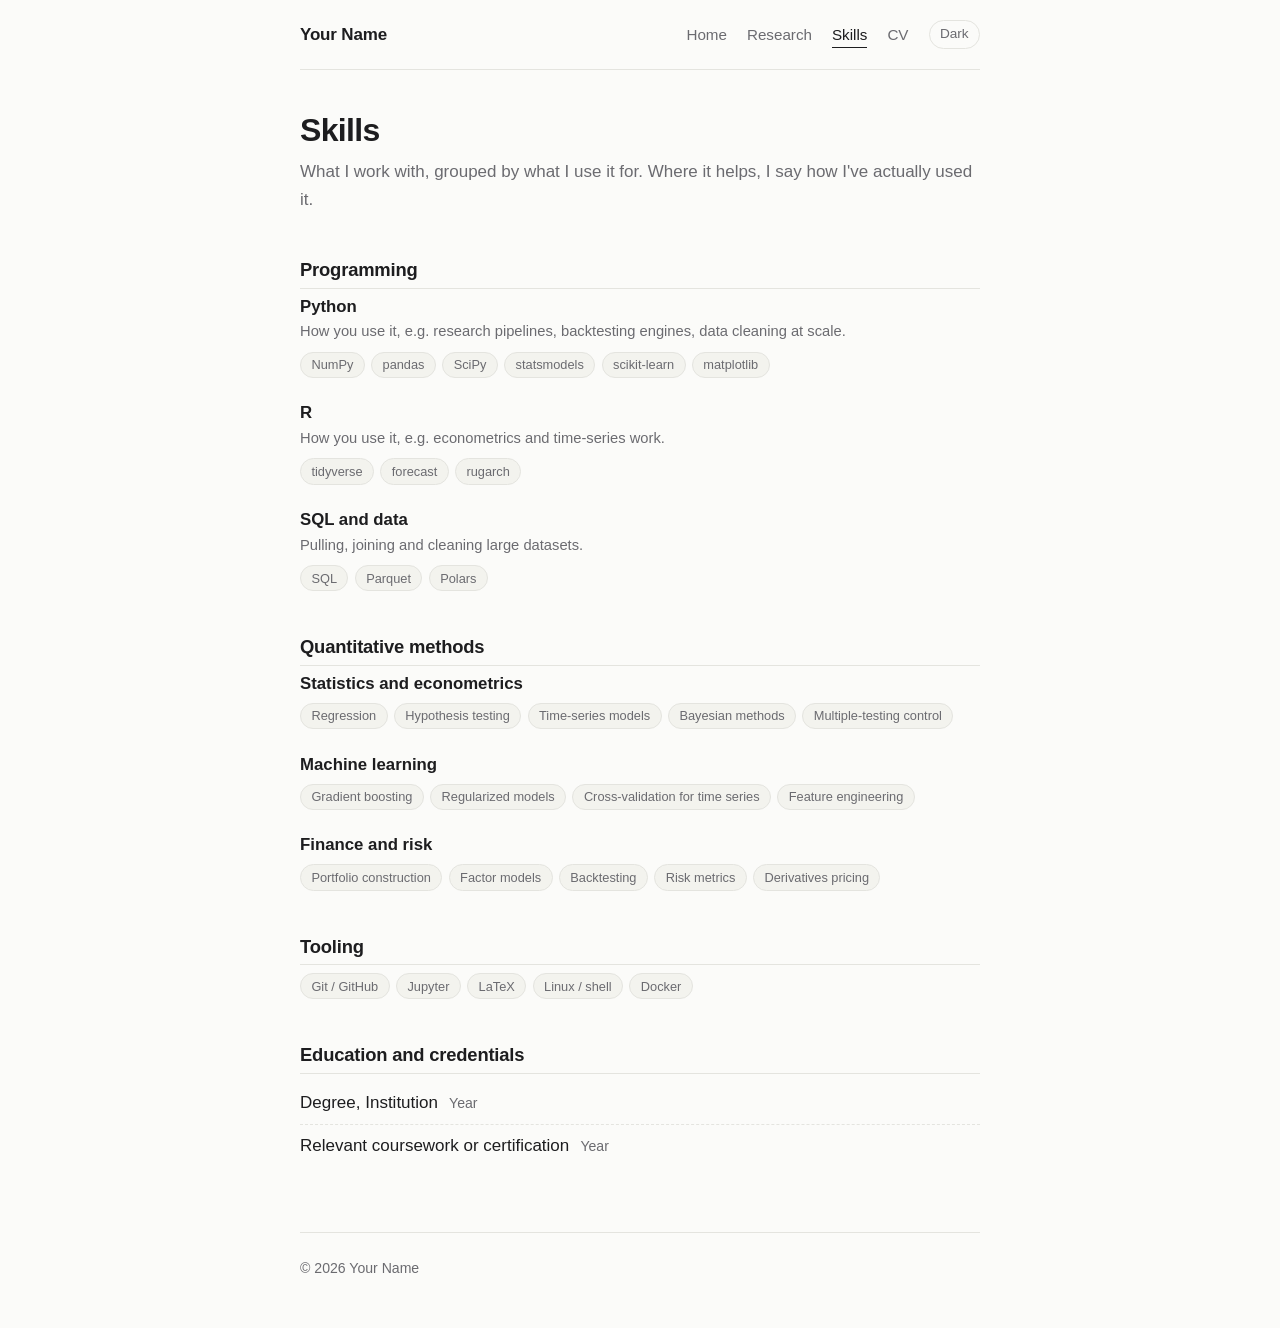
<file: skills.html>
<!DOCTYPE html>
<html lang="en">
<head>
  <meta charset="utf-8">
  <meta name="viewport" content="width=device-width, initial-scale=1">
  <title>Skills | Your Name</title>
  <meta name="description" content="Technical skills: programming, statistics, machine learning and tooling.">
  <meta name="color-scheme" content="light dark">
  <script>try{var t=localStorage.getItem("theme");if(t)document.documentElement.setAttribute("data-theme",t)}catch(e){}</script>
  <link rel="stylesheet" href="styles.css">
</head>
<body>
<div class="wrap">

  <header class="topbar">
    <a class="brand" href="index.html">Your Name</a>
    <nav class="nav" aria-label="Main">
      <a href="index.html">Home</a>
      <a href="research.html">Research</a>
      <a href="skills.html" aria-current="page">Skills</a>
      <a href="cv.pdf">CV</a>
      <button id="theme-toggle" type="button" aria-label="Toggle light or dark theme">Dark</button>
    </nav>
  </header>

  <main>
    <h1 style="margin-top:2.5rem">Skills</h1>
    <p class="muted">
      What I work with, grouped by what I use it for. Where it helps, I say how I've actually used it.
    </p>

    <!-- HOW TO EDIT: each .skill-group is one category. Copy a block to add a category,
         add or remove <li> items to change the chips. -->

    <h2>Programming</h2>
    <div class="skill-group">
      <h3>Python</h3>
      <p>How you use it, e.g. research pipelines, backtesting engines, data cleaning at scale.</p>
      <ul class="tags">
        <li>NumPy</li>
        <li>pandas</li>
        <li>SciPy</li>
        <li>statsmodels</li>
        <li>scikit-learn</li>
        <li>matplotlib</li>
      </ul>
    </div>
    <div class="skill-group">
      <h3>R</h3>
      <p>How you use it, e.g. econometrics and time-series work.</p>
      <ul class="tags">
        <li>tidyverse</li>
        <li>forecast</li>
        <li>rugarch</li>
      </ul>
    </div>
    <div class="skill-group">
      <h3>SQL and data</h3>
      <p>Pulling, joining and cleaning large datasets.</p>
      <ul class="tags">
        <li>SQL</li>
        <li>Parquet</li>
        <li>Polars</li>
      </ul>
    </div>

    <h2>Quantitative methods</h2>
    <div class="skill-group">
      <h3>Statistics and econometrics</h3>
      <ul class="tags">
        <li>Regression</li>
        <li>Hypothesis testing</li>
        <li>Time-series models</li>
        <li>Bayesian methods</li>
        <li>Multiple-testing control</li>
      </ul>
    </div>
    <div class="skill-group">
      <h3>Machine learning</h3>
      <ul class="tags">
        <li>Gradient boosting</li>
        <li>Regularized models</li>
        <li>Cross-validation for time series</li>
        <li>Feature engineering</li>
      </ul>
    </div>
    <div class="skill-group">
      <h3>Finance and risk</h3>
      <ul class="tags">
        <li>Portfolio construction</li>
        <li>Factor models</li>
        <li>Backtesting</li>
        <li>Risk metrics</li>
        <li>Derivatives pricing</li>
      </ul>
    </div>

    <h2>Tooling</h2>
    <div class="skill-group">
      <ul class="tags">
        <li>Git / GitHub</li>
        <li>Jupyter</li>
        <li>LaTeX</li>
        <li>Linux / shell</li>
        <li>Docker</li>
      </ul>
    </div>

    <h2>Education and credentials</h2>
    <ul class="list">
      <li>Degree, Institution <span class="when">Year</span></li>
      <li>Relevant coursework or certification <span class="when">Year</span></li>
    </ul>
  </main>

  <footer>
    &copy; <span id="year">2026</span> Your Name
  </footer>
</div>
<script src="script.js"></script>
</body>
</html>
</file>
<file: styles.css>
/* ==========================================================
   Personal site styles
   Edit the colors in the :root block below to re-theme.
   ========================================================== */

:root {
  --bg: #fbfbf9;
  --fg: #1d1d1f;
  --muted: #6b6b70;
  --line: #e4e4df;
  --card: #f3f3ee;
  --accent: #2f5d8a;
  --accent-soft: #e3ecf5;
  --code-bg: #efefea;
  --radius: 10px;
  --font: -apple-system, BlinkMacSystemFont, "Segoe UI", Roboto, "Helvetica Neue", Arial, sans-serif;
  --mono: ui-monospace, SFMono-Regular, Menlo, Consolas, "Liberation Mono", monospace;
}

/* Dark theme: follows the OS unless the visitor picks one with the toggle */
:root[data-theme="dark"] {
  --bg: #151618;
  --fg: #e8e8ea;
  --muted: #9a9aa2;
  --line: #2a2b2f;
  --card: #1d1e21;
  --accent: #8db6e3;
  --accent-soft: #22303f;
  --code-bg: #232428;
}
@media (prefers-color-scheme: dark) {
  :root:not([data-theme="light"]) {
    --bg: #151618;
    --fg: #e8e8ea;
    --muted: #9a9aa2;
    --line: #2a2b2f;
    --card: #1d1e21;
    --accent: #8db6e3;
    --accent-soft: #22303f;
    --code-bg: #232428;
  }
}

* { box-sizing: border-box; }

html { scroll-behavior: smooth; }

body {
  margin: 0;
  background: var(--bg);
  color: var(--fg);
  font-family: var(--font);
  font-size: 17px;
  line-height: 1.65;
  -webkit-font-smoothing: antialiased;
}

.wrap {
  max-width: 720px;
  margin: 0 auto;
  padding: 0 1.25rem;
}

a {
  color: var(--accent);
  text-decoration: none;
  border-bottom: 1px solid transparent;
}
a:hover { border-bottom-color: var(--accent); }

h1, h2, h3 { line-height: 1.25; margin: 0 0 0.5rem; }
h1 { font-size: 2rem; letter-spacing: -0.02em; }
h2 {
  font-size: 1.15rem;
  margin-top: 2.75rem;
  padding-bottom: 0.4rem;
  border-bottom: 1px solid var(--line);
  letter-spacing: -0.01em;
}
h3 { font-size: 1.05rem; }

p { margin: 0 0 1rem; }

.muted { color: var(--muted); }
.small { font-size: 0.88rem; }

/* ---------- Top bar ---------- */
.topbar {
  display: flex;
  align-items: center;
  justify-content: space-between;
  gap: 1rem;
  padding: 1.25rem 0;
  border-bottom: 1px solid var(--line);
  flex-wrap: wrap;
}
.brand {
  font-weight: 650;
  color: var(--fg);
  letter-spacing: -0.01em;
  border-bottom: none;
}
.brand:hover { border-bottom: none; color: var(--accent); }

.nav { display: flex; align-items: center; gap: 1.25rem; flex-wrap: wrap; }
.nav a { color: var(--muted); font-size: 0.95rem; }
.nav a:hover, .nav a[aria-current="page"] { color: var(--fg); border-bottom-color: var(--fg); }

#theme-toggle {
  background: none;
  border: 1px solid var(--line);
  border-radius: 999px;
  color: var(--muted);
  cursor: pointer;
  font: inherit;
  font-size: 0.85rem;
  padding: 0.15rem 0.65rem;
}
#theme-toggle:hover { color: var(--fg); border-color: var(--muted); }

/* ---------- Hero ---------- */
.hero {
  display: flex;
  align-items: center;
  gap: 1.5rem;
  padding: 3rem 0 1.5rem;
}
.avatar {
  position: relative;
  flex: none;
  width: 96px;
  height: 96px;
  border-radius: 50%;
  background: var(--accent-soft);
  color: var(--accent);
  display: grid;
  place-items: center;
  font-size: 1.9rem;
  font-weight: 650;
  overflow: hidden;
}
.avatar img {
  position: absolute;
  inset: 0;
  width: 100%;
  height: 100%;
  object-fit: cover;
}
.hero h1 { margin-bottom: 0.15rem; }
.hero .tagline { color: var(--muted); margin: 0 0 0.6rem; }
.links { display: flex; flex-wrap: wrap; gap: 0.35rem 1.1rem; font-size: 0.95rem; }

@media (max-width: 520px) {
  .hero { flex-direction: column; align-items: flex-start; padding-top: 2rem; }
}

/* ---------- Tags / chips ---------- */
.tags { display: flex; flex-wrap: wrap; gap: 0.4rem; margin: 0.5rem 0 0; padding: 0; list-style: none; }
.tags li {
  background: var(--card);
  border: 1px solid var(--line);
  border-radius: 999px;
  font-size: 0.8rem;
  padding: 0.1rem 0.65rem;
  color: var(--muted);
}

/* ---------- Research entries ---------- */
.entry {
  padding: 1.5rem 0;
  border-bottom: 1px solid var(--line);
}
.entry:last-of-type { border-bottom: none; }
.entry .meta { color: var(--muted); font-size: 0.88rem; margin-bottom: 0.6rem; }
.entry .key {
  background: var(--accent-soft);
  border-radius: var(--radius);
  padding: 0.6rem 0.9rem;
  font-size: 0.95rem;
  margin: 0.75rem 0;
}
.entry .key strong { color: var(--accent); }
.entry-links { display: flex; flex-wrap: wrap; gap: 0.4rem 1rem; font-size: 0.92rem; margin-top: 0.75rem; }

details {
  border: 1px solid var(--line);
  border-radius: var(--radius);
  padding: 0.55rem 0.9rem;
  margin: 0.75rem 0 0;
  background: var(--card);
}
summary { cursor: pointer; font-size: 0.95rem; font-weight: 600; }
details[open] summary { margin-bottom: 0.5rem; }
details ul, details ol { margin: 0.25rem 0 0.5rem; padding-left: 1.2rem; }
details li { margin-bottom: 0.25rem; }

figure { margin: 1rem 0 0; }
figure img { max-width: 100%; border-radius: var(--radius); border: 1px solid var(--line); }
figcaption { color: var(--muted); font-size: 0.85rem; margin-top: 0.35rem; }

code {
  font-family: var(--mono);
  font-size: 0.88em;
  background: var(--code-bg);
  padding: 0.1em 0.35em;
  border-radius: 4px;
}
pre {
  background: var(--code-bg);
  border-radius: var(--radius);
  padding: 0.9rem 1rem;
  overflow-x: auto;
  font-size: 0.85rem;
}
pre code { background: none; padding: 0; }

/* ---------- Skills ---------- */
.skill-group { margin-bottom: 1.6rem; }
.skill-group h3 { margin-bottom: 0.1rem; }
.skill-group p { color: var(--muted); font-size: 0.92rem; margin-bottom: 0.2rem; }

/* ---------- Simple lists ---------- */
.list { list-style: none; padding: 0; margin: 0; }
.list li { padding: 0.45rem 0; border-bottom: 1px dashed var(--line); }
.list li:last-child { border-bottom: none; }
.list .when { color: var(--muted); font-size: 0.88rem; margin-left: 0.4rem; }

/* ---------- Footer ---------- */
footer {
  margin-top: 4rem;
  padding: 1.5rem 0 3rem;
  border-top: 1px solid var(--line);
  color: var(--muted);
  font-size: 0.88rem;
}

@media print {
  .topbar, #theme-toggle, footer { display: none; }
  body { font-size: 12pt; }
  details { border: none; }
}
</file>
